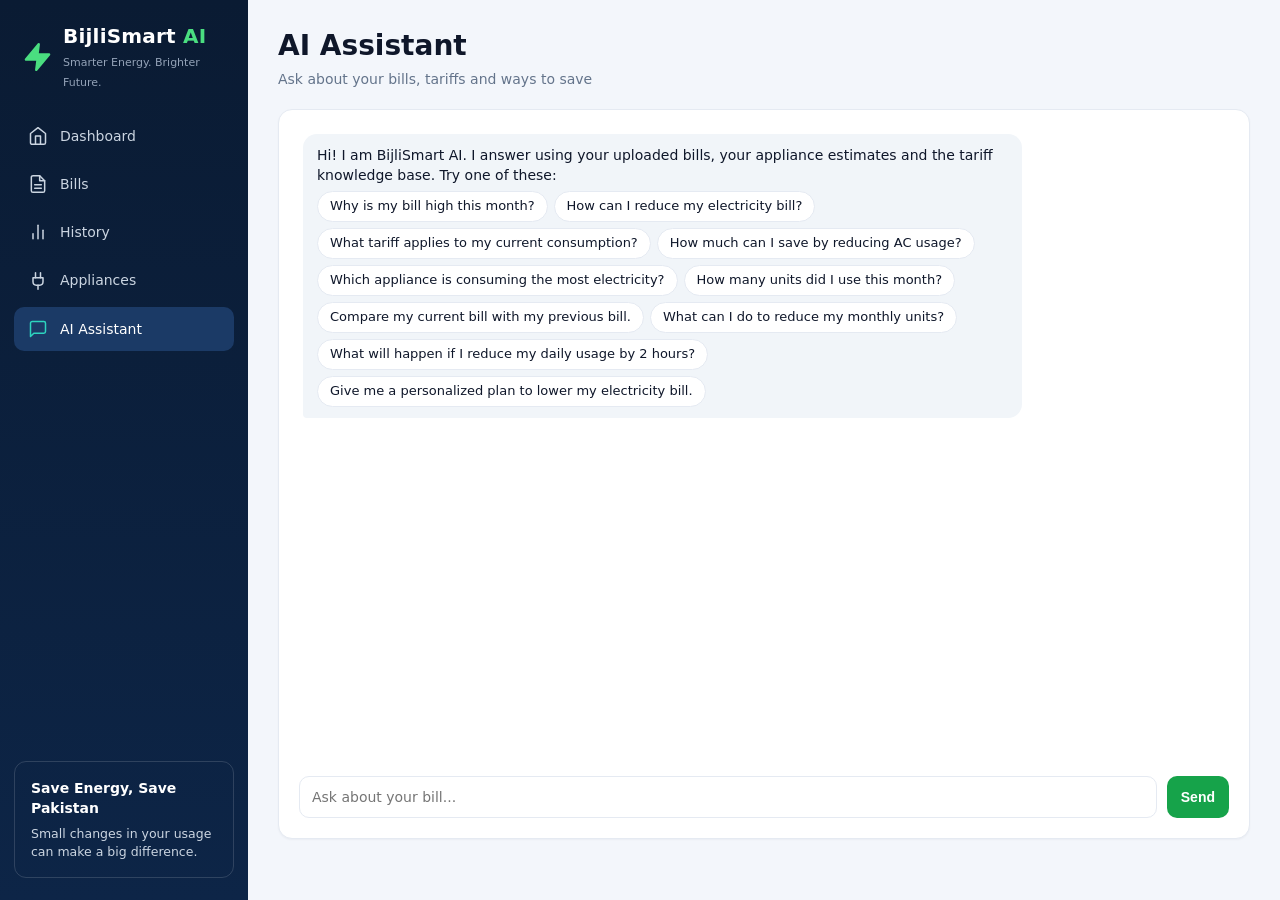
<file: frontend/assistant.html>
<!DOCTYPE html>
<html lang="en">
<head>
<meta charset="utf-8">
<meta name="viewport" content="width=device-width, initial-scale=1">
<title>BijliSmartAI</title>
<link rel="stylesheet" href="css/style.css">
</head>
<body data-page="assistant.html" data-title="AI Assistant" data-sub="Ask about your bills, tariffs and ways to save">
<div class="app">
  <aside class="sidebar" id="sidebar"></aside>
  <main class="main">
    <header class="topbar" id="topbar"></header>
    <div id="content">
      <div class="card chat">
        <div class="messages" id="messages"></div>
        <div class="composer">
          <input id="q" placeholder="Ask about your bill..." maxlength="1000" autocomplete="off">
          <button class="btn" id="send" type="button" aria-label="Send">Send</button>
        </div>
      </div>
    </div>
  </main>
</div>

<script src="js/app.js"></script>
<script src="js/assistant.js"></script>
</body>
</html>
</file>
<file: frontend/css/style.css>
:root{--navy:#0a1b33;--navy-2:#12305a;--green:#16a34a;--green-soft:#dcfce7;--teal:#2dd4bf;--blue:#2563eb;--blue-soft:#dbeafe;
--red:#e11d48;--red-soft:#fee2e2;--amber:#f59e0b;--violet:#7c3aed;--bg:#f3f6fb;--card:#fff;--text:#0f172a;--muted:#64748b;--border:#e5eaf2;--radius:14px}
*{box-sizing:border-box;margin:0;padding:0}
body{font-family:Inter,system-ui,-apple-system,"Segoe UI",Roboto,sans-serif;background:var(--bg);color:var(--text);font-size:14px;line-height:1.45}
a{color:var(--blue);text-decoration:none}
.app{display:flex;min-height:100vh}
.sidebar{width:248px;flex-shrink:0;background:linear-gradient(180deg,#0a1b33,#0d2547);color:#cbd5e1;padding:22px 14px;display:flex;flex-direction:column;position:sticky;top:0;height:100vh}
.brand{display:flex;gap:10px;align-items:center;padding:0 8px 22px}
.brand svg{width:34px;height:34px;color:#4ade80;fill:#4ade80;stroke:#4ade80}
.brand b{display:block;color:#fff;font-size:20px;letter-spacing:.2px}.brand b span{color:#4ade80}
.brand small{font-size:11px;color:#94a3b8}
.nav a{display:flex;align-items:center;gap:12px;padding:12px 14px;border-radius:10px;color:#cbd5e1;font-weight:500;margin-bottom:4px}
.nav a svg{width:20px;height:20px}
.nav a:hover{background:rgba(255,255,255,.06)}
.nav a.active{background:#1b3a66;color:#fff}.nav a.active svg{color:var(--teal)}
.side-note{margin-top:auto;border:1px solid rgba(255,255,255,.14);border-radius:12px;padding:16px;color:#cbd5e1;font-size:12.5px}
.side-note b{display:block;color:#fff;font-size:14px;margin-bottom:6px}
.main{flex:1;min-width:0;padding:26px 30px 40px}
.topbar{margin-bottom:20px}
.topbar h1{font-size:28px;font-weight:800}.topbar p{color:var(--muted);margin-top:2px}
.grid{display:grid;gap:18px;margin-bottom:18px}
.stats{grid-template-columns:repeat(4,1fr)}
.two{grid-template-columns:1.9fr 1fr}.three{grid-template-columns:1.2fr 1fr 1fr}.two-b{grid-template-columns:1.3fr 1fr}.even{grid-template-columns:1fr 1fr}
.card{background:var(--card);border:1px solid var(--border);border-radius:var(--radius);padding:20px;box-shadow:0 1px 2px rgba(15,23,42,.04)}
.card h2{font-size:17px;font-weight:700;margin-bottom:14px;display:flex;align-items:center;gap:8px}
.card h2 small{font-weight:500;color:var(--muted);font-size:13px}
.stat{display:flex;flex-direction:column;gap:8px}
.stat .head{display:flex;gap:12px;align-items:center;font-weight:600}
.ico{width:44px;height:44px;border-radius:50%;display:grid;place-items:center;flex-shrink:0}
.ico svg{width:22px;height:22px}
.ico.blue{background:var(--blue-soft);color:var(--blue)}.ico.green{background:var(--green-soft);color:var(--green)}
.ico.violet{background:#ede9fe;color:var(--violet)}.ico.teal{background:#ccfbf1;color:#0d9488}.ico.red{background:var(--red-soft);color:var(--red)}
.big{font-size:32px;font-weight:800;letter-spacing:-.5px}
.sub{color:var(--muted);font-size:13px}
.badge{display:inline-flex;align-items:center;gap:4px;padding:2px 9px;border-radius:7px;font-weight:700;font-size:13px}
.badge svg{width:13px;height:13px}
.badge.up{background:var(--red-soft);color:var(--red)}.badge.down{background:var(--green-soft);color:var(--green)}.badge.flat{background:#e2e8f0;color:#475569}
.chart-box{position:relative;height:290px}.chart-box.sm{height:230px}
.insight{display:flex;gap:12px;padding:12px;border:1px solid var(--border);border-radius:12px;margin-bottom:10px}
.insight .ico{width:38px;height:38px}.insight b{display:block;font-size:14px}.insight span{color:var(--muted);font-size:13px}
.donut-wrap{display:flex;gap:18px;align-items:center;flex-wrap:wrap}
.donut{position:relative;width:170px;height:170px;flex-shrink:0}
.donut .center{position:absolute;inset:0;display:grid;place-content:center;text-align:center;font-size:12px;color:var(--muted)}
.donut .center b{font-size:16px;color:var(--text)}
.legend{flex:1;min-width:190px}
.legend div{display:flex;align-items:center;gap:8px;padding:5px 0;border-bottom:1px solid #f1f5f9}
.legend i{width:9px;height:9px;border-radius:50%}.legend span{margin-left:auto;color:var(--muted)}.legend b{min-width:40px;text-align:right}
.cmp{display:grid;grid-template-columns:1fr 1fr;gap:10px}
.cmp>div{border:1px solid var(--border);border-radius:12px;padding:12px}
.cmp small{color:var(--muted);display:block}.cmp strong{display:block;font-size:19px;margin-top:6px}
.alert{margin-top:12px;border-radius:12px;padding:12px 14px;font-weight:600}
.alert.up{background:var(--red-soft);color:var(--red)}.alert.down{background:var(--green-soft);color:var(--green)}.alert.flat{background:#e2e8f0;color:#475569}
.saving{background:var(--green-soft);border:1px solid #bbf7d0;border-radius:12px;padding:14px;margin-bottom:12px}
.saving b{display:block;font-size:22px;color:#15803d}
.checks{list-style:none}.checks li{display:flex;gap:9px;padding:5px 0;align-items:flex-start}
.checks svg{width:17px;height:17px;color:var(--green);flex-shrink:0;margin-top:2px}
table{width:100%;border-collapse:collapse}
th{font-size:12.5px;color:var(--muted);font-weight:600;text-align:left;padding:8px 6px;border-bottom:1px solid var(--border)}
td{padding:10px 6px;border-bottom:1px solid #f1f5f9}
tr.clickable{cursor:pointer}tr.clickable:hover td{background:#f8fafc}
.num{text-align:right}
.btn{display:inline-flex;align-items:center;gap:7px;border:0;border-radius:10px;padding:10px 16px;font-weight:600;font-size:14px;cursor:pointer;background:var(--green);color:#fff}
.btn:hover{background:#15803d}.btn:disabled{opacity:.6;cursor:not-allowed}
.btn.ghost{background:#fff;color:var(--text);border:1px solid var(--border)}.btn.ghost:hover{background:#f8fafc}
.btn.icon{padding:7px;background:transparent;color:var(--muted)}.btn.icon:hover{color:var(--red);background:var(--red-soft)}
.btn svg{width:16px;height:16px}
.drop{border:2px dashed #b6c4d8;border-radius:var(--radius);padding:34px;text-align:center;background:#f8fbff;cursor:pointer;transition:.15s}
.drop:hover,.drop.over{border-color:var(--green);background:#f0fdf4}
.drop svg{width:34px;height:34px;color:var(--green);margin-bottom:8px}
.kv{display:grid;grid-template-columns:1fr 1fr;gap:8px 18px}
.kv div{display:flex;justify-content:space-between;border-bottom:1px solid #f1f5f9;padding:6px 0}.kv span{color:var(--muted)}
.notice{padding:11px 14px;border-radius:10px;margin-top:12px;font-size:13px}
.notice.warn{background:#fffbeb;color:#92400e;border:1px solid #fde68a}.notice.err{background:var(--red-soft);color:#9f1239}.notice.ok{background:var(--green-soft);color:#166534}
.form{display:grid;grid-template-columns:2fr 1fr 1fr 1fr 1fr auto;gap:10px;align-items:end}
.form label{display:flex;flex-direction:column;gap:5px;font-weight:600;font-size:12.5px;color:var(--muted)}
input,textarea{font:inherit;padding:10px 12px;border:1px solid var(--border);border-radius:10px;background:#fff;color:var(--text);width:100%}
input:focus,textarea:focus{outline:2px solid #86efac;border-color:var(--green)}
.chat{display:flex;flex-direction:column;height:calc(100vh - 170px);min-height:420px}
.messages{flex:1;overflow-y:auto;padding:4px 4px 12px;display:flex;flex-direction:column;gap:12px}
.msg{max-width:78%;padding:11px 14px;border-radius:14px;white-space:pre-wrap;word-wrap:break-word}
.msg.user{align-self:flex-end;background:#dbeafe;border-bottom-right-radius:4px}
.msg.bot{align-self:flex-start;background:#f1f5f9;border-bottom-left-radius:4px}
.msg small{display:block;margin-top:8px;color:var(--muted);font-size:12px}
.chip{display:inline-block;background:#fff;border:1px solid var(--border);border-radius:20px;padding:5px 12px;margin:6px 6px 0 0;cursor:pointer;font-size:13px}
.chip:hover{border-color:var(--green);color:var(--green)}
.composer{display:flex;gap:10px;margin-top:10px}
.composer .btn{padding:10px 14px}
.mini-chat .msg{max-width:100%;margin-bottom:10px;font-size:13px}
.empty{text-align:center;padding:40px 20px;color:var(--muted)}
.empty b{display:block;color:var(--text);font-size:18px;margin-bottom:6px}
.toast{position:fixed;right:20px;bottom:20px;background:#0f172a;color:#fff;padding:12px 16px;border-radius:10px;z-index:9;max-width:340px}
.toast.err{background:#9f1239}
.spin{display:inline-block;width:14px;height:14px;border:2px solid #fff;border-top-color:transparent;border-radius:50%;animation:s .8s linear infinite}
@keyframes s{to{transform:rotate(360deg)}}
@media (prefers-reduced-motion:reduce){.spin{animation:none}}
button:focus-visible,a:focus-visible,.drop:focus-visible{outline:2px solid var(--blue);outline-offset:2px}
@media (max-width:1180px){.stats{grid-template-columns:repeat(2,1fr)}.two,.three,.two-b,.even{grid-template-columns:1fr}.form{grid-template-columns:1fr 1fr}}
@media (max-width:860px){.app{flex-direction:column}.sidebar{width:100%;height:auto;position:static;padding:12px;flex-direction:row;align-items:center;overflow-x:auto}
.brand{padding:0 10px 0 0}.brand small,.side-note{display:none}.nav{display:flex;gap:4px}.nav a{white-space:nowrap;margin:0;padding:10px 12px}
.main{padding:18px 14px 30px}.stats,.kv{grid-template-columns:1fr}.msg{max-width:92%}.big{font-size:27px}}
</file>
